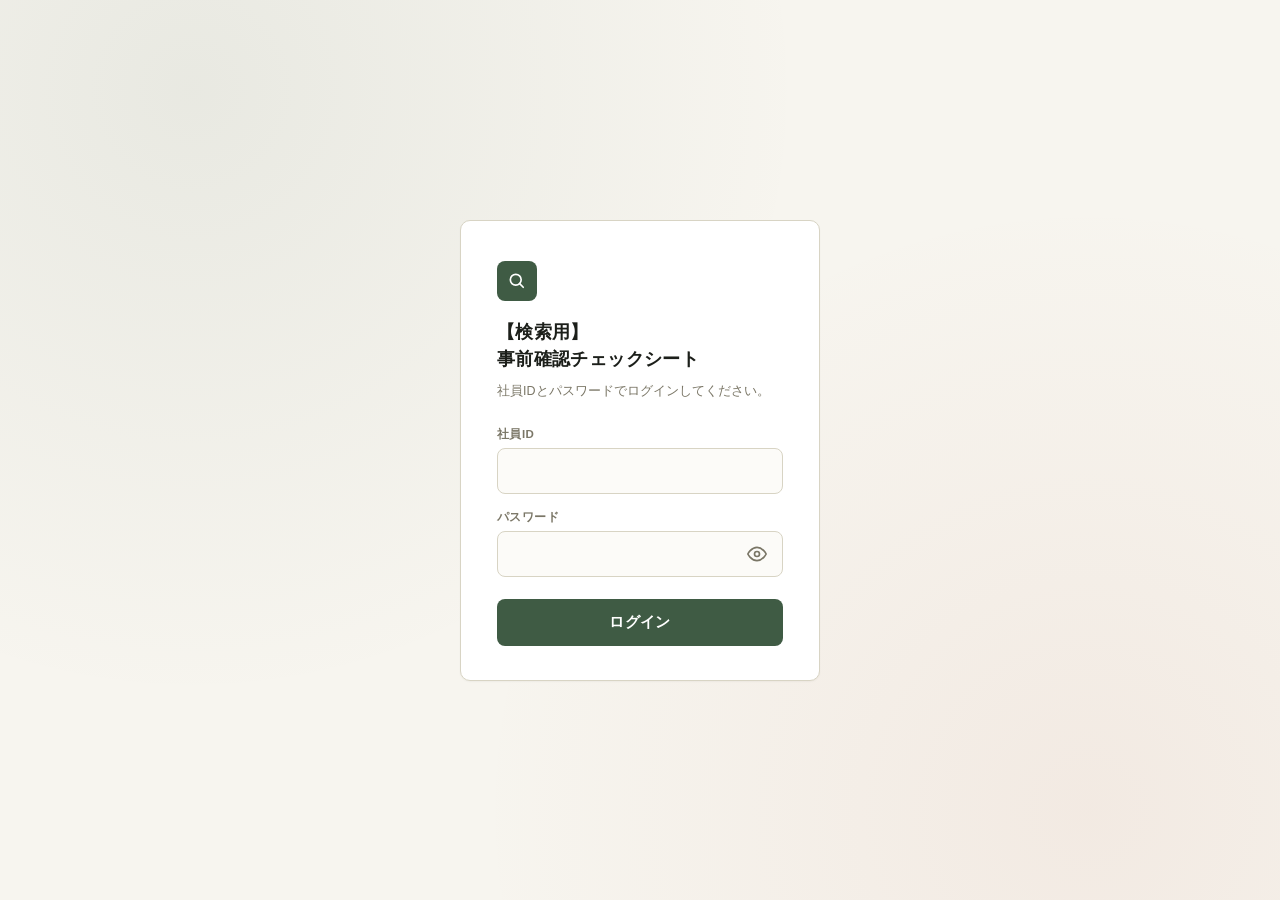
<file: index.html>
<!DOCTYPE html>
<html lang="ja">
<head>
<meta charset="UTF-8">
<meta name="viewport" content="width=device-width, initial-scale=1.0, maximum-scale=1.0">
<title>【検索用】事前確認チェックシート</title>
<style>
  :root{
    --ink:#1c1f1a;
    --paper:#f7f5ef;
    --line:#d8d4c4;
    --moss:#3f5b44;
    --moss-deep:#2c4131;
    --clay:#b5563a;
    --muted:#7a7666;
    --card:#ffffff;
    --danger:#b5563a;
    --radius:10px;
  }
  *{box-sizing:border-box;}
  html,body{margin:0;padding:0;}
  body{
    background:var(--paper);
    color:var(--ink);
    font-family:"Hiragino Sans","Hiragino Kaku Gothic ProN","Yu Gothic",sans-serif;
    -webkit-font-smoothing:antialiased;
    min-height:100vh;
  }
  /* ---------- レイアウト共通 ---------- */
  .screen{
    display:none;
    min-height:100vh;
    flex-direction:column;
  }
  .screen.active{display:flex;}

  /* ---------- ログイン画面 ---------- */
  #loginScreen{
    justify-content:center;
    align-items:center;
    padding:24px;
    background:
      radial-gradient(circle at 15% 10%, rgba(63,91,68,0.08), transparent 45%),
      radial-gradient(circle at 85% 90%, rgba(181,86,58,0.07), transparent 45%),
      var(--paper);
  }
  .login-card{
    width:100%;
    max-width:360px;
    background:var(--card);
    border:1px solid var(--line);
    border-radius:var(--radius);
    padding:32px 26px 28px;
    box-shadow:0 1px 2px rgba(28,31,26,0.04);
  }
  .brand-mark{
    width:40px;height:40px;
    border-radius:8px;
    background:var(--moss);
    display:flex;align-items:center;justify-content:center;
    margin-bottom:18px;
  }
  .brand-mark svg{width:20px;height:20px;}
  .login-card h1{
    font-size:18px;
    font-weight:700;
    margin:0 0 8px;
    letter-spacing:0.02em;
    line-height:1.5;
  }
  .login-card .sub{
    font-size:12.5px;
    color:var(--muted);
    margin:0 0 26px;
    line-height:1.6;
  }
  .field{margin-bottom:16px;}
  .field label{
    display:block;
    font-size:11.5px;
    font-weight:600;
    color:var(--muted);
    letter-spacing:0.04em;
    margin-bottom:6px;
  }
  .field input{
    width:100%;
    padding:13px 14px;
    font-size:16px;
    border:1px solid var(--line);
    border-radius:8px;
    background:#fcfbf8;
    color:var(--ink);
    outline:none;
    transition:border-color .15s;
  }
  .field input:focus{border-color:var(--moss);background:#fff;}
  .pw-wrap{
    position:relative;
    display:flex;
    align-items:center;
  }
  .pw-wrap input{
    flex:1;
    padding-right:46px; /* ボタン分の余白 */
  }
  .pw-toggle{
    position:absolute;
    right:12px;
    background:none;
    border:none;
    cursor:pointer;
    padding:4px;
    color:var(--muted);
    display:flex;
    align-items:center;
    justify-content:center;
    -webkit-tap-highlight-color:transparent;
  }
  .pw-toggle svg{width:20px;height:20px;}
  .btn-primary{
    width:100%;
    padding:14px;
    font-size:15px;
    font-weight:700;
    letter-spacing:0.03em;
    color:#fff;
    background:var(--moss);
    border:none;
    border-radius:8px;
    cursor:pointer;
    margin-top:6px;
    transition:background .15s, transform .1s;
  }
  .btn-primary:active{transform:scale(0.98);}
  .btn-primary:disabled{background:#a9a397;cursor:default;}
  .login-error{
    display:none;
    background:#fbeae5;
    color:var(--danger);
    font-size:12.5px;
    padding:10px 12px;
    border-radius:7px;
    margin-bottom:16px;
    line-height:1.5;
  }
  .login-error.show{display:block;}

  /* ---------- 検索画面ヘッダー ---------- */
  .app-header{
    position:sticky;top:0;z-index:10;
    background:var(--moss-deep);
    color:#fff;
    padding:12px 14px;
    display:flex;
    align-items:center;
    justify-content:space-between;
    gap:8px;
  }
  .app-header .title-group{
    display:flex;
    align-items:center;
    gap:8px;
    min-width:0;
  }
  .app-header .brand-mark{flex-shrink:0;}
  .app-header .title-text{min-width:0;}
  .app-header h2{
    font-size:13px;
    font-weight:700;
    margin:0;
    letter-spacing:0.01em;
    line-height:1.4;
    overflow:hidden;
    text-overflow:ellipsis;
    white-space:nowrap;
  }
  .app-header .staff-name{
    font-size:11px;
    opacity:0.75;
    margin-top:1px;
  }
  .logout-btn{
    background:rgba(255,255,255,0.12);
    border:none;
    color:#fff;
    font-size:12px;
    padding:7px 10px;
    border-radius:6px;
    cursor:pointer;
    flex-shrink:0;
    white-space:nowrap;
  }

  /* ---------- 検索フォームエリア ---------- */
  .search-panel{
    background:var(--card);
    border-bottom:1px solid var(--line);
    padding:14px 16px 16px;
  }
  .keyword-row{
    display:flex;
    gap:8px;
  }
  .keyword-row input{
    flex:1;
    min-width:0;
    padding:12px 14px;
    font-size:15px;
    border:1px solid var(--line);
    border-radius:8px;
    outline:none;
    background:#fcfbf8;
  }
  .keyword-row input:focus{border-color:var(--moss);background:#fff;}
  .btn-search{
    flex-shrink:0;
    padding:12px 20px;
    background:var(--moss);
    color:#fff;
    border:none;
    border-radius:8px;
    font-size:14px;
    font-weight:700;
    cursor:pointer;
  }

  /* ---------- 結果リスト ---------- */
  .result-meta{
    padding:12px 16px 6px;
    font-size:12px;
    color:var(--muted);
    line-height:1.7;
  }
  .result-meta .count{
    font-weight:700;
    color:var(--ink);
  }
  .result-meta .order-note{
    display:block;
    font-size:11.5px;
    color:var(--muted);
  }
  .pagination{
    display:flex;
    justify-content:center;
    align-items:center;
    gap:6px;
    flex-wrap:wrap;
    padding:10px 16px;
  }
  .pagination:empty{display:none;padding:0;}
  .page-btn{
    min-width:32px;
    height:32px;
    padding:0 8px;
    border:1px solid var(--line);
    background:#fff;
    color:var(--ink);
    border-radius:6px;
    font-size:13px;
    cursor:pointer;
  }
  .page-btn.active{
    background:var(--moss);
    border-color:var(--moss);
    color:#fff;
    font-weight:700;
  }
  .page-btn:disabled{
    opacity:0.35;
    cursor:default;
  }
  .page-ellipsis{
    color:var(--muted);
    font-size:13px;
    padding:0 2px;
  }
  .result-list{
    flex:1;
    padding:6px 12px 24px;
    display:flex;
    flex-direction:column;
    gap:8px;
  }
  .result-card{
    background:var(--card);
    border:1px solid var(--line);
    border-radius:9px;
    padding:14px 15px;
  }
  .result-card .store{
    font-size:18px;
    font-weight:800;
    color:var(--moss-deep);
    margin-bottom:8px;
    padding-bottom:8px;
    border-bottom:2px solid var(--moss);
  }
  .result-card .info-row{
    display:flex;
    padding:5px 0;
    font-size:13px;
    gap:10px;
  }
  .result-card .info-row .k{
    width:38%;
    flex-shrink:0;
    color:var(--muted);
    font-size:12px;
    padding-top:1px;
  }
  .result-card .info-row .v{
    flex:1;
    color:var(--ink);
    line-height:1.6;
    white-space:pre-wrap;
    word-break:break-word;
  }
  .result-card .info-row.claim .v{
    color:var(--danger);
    font-weight:600;
  }
  .result-card .info-row.empty .v{
    color:#b8b4a6;
  }
  .empty-state{
    text-align:center;
    padding:60px 24px;
    color:var(--muted);
  }
  .empty-state .icon{font-size:34px;margin-bottom:10px;opacity:0.5;}
  .empty-state p{font-size:13.5px;line-height:1.7;margin:0;}
  .loading-state{
    text-align:center;
    padding:50px 24px;
    color:var(--muted);
    font-size:13px;
  }
  .spinner{
    width:22px;height:22px;
    border:2.5px solid var(--line);
    border-top-color:var(--moss);
    border-radius:50%;
    margin:0 auto 12px;
    animation:spin .7s linear infinite;
  }
  @keyframes spin{to{transform:rotate(360deg);}}

  @media (min-width:520px){
    .login-card{padding:40px 36px 34px;}
  }
</style>
</head>
<body>

<!-- ============ ログイン画面 ============ -->
<div id="loginScreen" class="screen active">
  <div class="login-card">
    <div class="brand-mark">
      <svg viewBox="0 0 24 24" fill="none" xmlns="http://www.w3.org/2000/svg">
        <circle cx="10.5" cy="10.5" r="6.5" stroke="white" stroke-width="2"/>
        <path d="M19.5 19.5L15.2 15.2" stroke="white" stroke-width="2" stroke-linecap="round"/>
      </svg>
    </div>
    <h1>【検索用】<br>事前確認チェックシート</h1>
    <p class="sub">社員IDとパスワードでログインしてください。</p>

    <div id="loginError" class="login-error"></div>

    <form id="loginForm">
      <div class="field">
        <label for="staffId">社員ID</label>
        <input type="text" id="staffId" autocomplete="username" inputmode="text" required>
      </div>
      <div class="field">
        <label for="staffPw">パスワード</label>
        <div class="pw-wrap">
          <input type="password" id="staffPw" autocomplete="current-password" required>
          <button type="button" class="pw-toggle" id="pwToggle" aria-label="パスワードを表示">
            <!-- 目アイコン（非表示状態） -->
            <svg id="iconEye" viewBox="0 0 24 24" fill="none" xmlns="http://www.w3.org/2000/svg">
              <path d="M1 12C1 12 5 4 12 4C19 4 23 12 23 12C23 12 19 20 12 20C5 20 1 12 1 12Z" stroke="currentColor" stroke-width="2" stroke-linecap="round" stroke-linejoin="round"/>
              <circle cx="12" cy="12" r="3" stroke="currentColor" stroke-width="2"/>
            </svg>
            <!-- 目に斜線アイコン（表示状態） -->
            <svg id="iconEyeOff" viewBox="0 0 24 24" fill="none" xmlns="http://www.w3.org/2000/svg" style="display:none;">
              <path d="M17.94 17.94A10.07 10.07 0 0112 20C5 20 1 12 1 12A18.45 18.45 0 015.06 5.06M9.9 4.24A9.12 9.12 0 0112 4C19 4 23 12 23 12A18.5 18.5 0 0120.38 16M3 3L21 21" stroke="currentColor" stroke-width="2" stroke-linecap="round"/>
            </svg>
          </button>
        </div>
      </div>
      <button type="submit" class="btn-primary" id="loginBtn">ログイン</button>
    </form>
  </div>
</div>

<!-- ============ 検索画面 ============ -->
<div id="searchScreen" class="screen">
  <div class="app-header">
    <div class="title-group">
      <div class="brand-mark" style="width:30px;height:30px;">
        <svg viewBox="0 0 24 24" fill="none" xmlns="http://www.w3.org/2000/svg" style="width:16px;height:16px;">
          <circle cx="10.5" cy="10.5" r="6.5" stroke="white" stroke-width="2"/>
          <path d="M19.5 19.5L15.2 15.2" stroke="white" stroke-width="2" stroke-linecap="round"/>
        </svg>
      </div>
      <div class="title-text">
        <h2>【検索用】事前確認チェックシート</h2>
        <div class="staff-name" id="staffNameLabel"></div>
      </div>
    </div>
    <button class="logout-btn" id="logoutBtn">ログアウト</button>
  </div>

  <div class="search-panel">
    <div class="keyword-row">
      <input type="text" id="keywordInput" placeholder="店舗名・担当者名などで検索（スペース区切りでAND検索）">
      <button class="btn-search" id="execSearchBtn">検索</button>
    </div>
  </div>

  <div class="result-meta" id="resultMeta"></div>
  <div class="pagination" id="paginationTop"></div>
  <div class="result-list" id="resultList"></div>
  <div class="pagination" id="paginationBottom"></div>
</div>

<script>
/* =========================================================
   設定：ここにGASのウェブアプリURLを貼り付けてください
   ========================================================= */
const GAS_API_URL = 'https://script.google.com/macros/s/AKfycbwZqydB_UR6Rv7UFGIJ-cvVACknVJ4XVwwwVIgKkufjwHpxJXHR20a22BVMOyCXHHigKg/exec';

/* ---------------- 状態管理 ---------------- */
let state = {
  token: localStorage.getItem('eventSearchToken') || null,
  staffName: localStorage.getItem('eventSearchStaffName') || '',
  results: [],
  currentPage: 1
};

const $ = (id) => document.getElementById(id);

/* ---------------- 初期化 ---------------- */
window.addEventListener('DOMContentLoaded', () => {
  if (state.token) {
    showSearchScreen();
  }
});

/* ---------------- API呼び出し共通 ---------------- */
async function callApi(payload) {
  const res = await fetch(GAS_API_URL, {
    method: 'POST',
    body: JSON.stringify(payload)
  });
  const data = await res.json();
  if (data.sessionExpired) {
    alert('セッションの有効期限が切れました。再度ログインしてください。');
    doLogout();
    throw new Error('session expired');
  }
  return data;
}

/* ---------------- ログイン ---------------- */
$('loginForm').addEventListener('submit', async (e) => {
  e.preventDefault();
  const staffId = $('staffId').value.trim();
  const password = $('staffPw').value;
  const errBox = $('loginError');
  const btn = $('loginBtn');

  errBox.classList.remove('show');
  btn.disabled = true;
  btn.textContent = 'ログイン中...';

  try {
    const data = await callApi({ action: 'login', staffId, password });
    if (data.success) {
      state.token = data.token;
      state.staffName = data.staffName || '';
      localStorage.setItem('eventSearchToken', state.token);
      localStorage.setItem('eventSearchStaffName', state.staffName);
      showSearchScreen();
    } else {
      errBox.textContent = data.message || 'ログインに失敗しました。';
      errBox.classList.add('show');
    }
  } catch (err) {
    errBox.textContent = '通信エラーが発生しました。時間をおいて再度お試しください。';
    errBox.classList.add('show');
  } finally {
    btn.disabled = false;
    btn.textContent = 'ログイン';
  }
});

/* ---------------- パスワード表示切り替え ---------------- */
$('pwToggle').addEventListener('click', () => {
  const input = $('staffPw');
  const isHidden = input.type === 'password';
  input.type = isHidden ? 'text' : 'password';
  $('iconEye').style.display = isHidden ? 'none' : '';
  $('iconEyeOff').style.display = isHidden ? '' : 'none';
});

/* ---------------- キーボード表示時にPW欄が隠れないようにする ---------------- */
// iOSのSafariではvisualViewportでキーボード高さを検知できる
if (window.visualViewport) {
  window.visualViewport.addEventListener('resize', () => {
    const loginScreen = $('loginScreen');
    if (!loginScreen.classList.contains('active')) return;
    const viewportHeight = window.visualViewport.height;
    const focused = document.activeElement;
    if (!focused || (focused.id !== 'staffId' && focused.id !== 'staffPw')) return;
    // フォーカスした要素の下端がビューポートに入るよう、少し上にスクロール
    setTimeout(() => {
      focused.scrollIntoView({ behavior: 'smooth', block: 'center' });
    }, 100);
  });
}

function doLogout() {
  state.token = null;
  localStorage.removeItem('eventSearchToken');
  localStorage.removeItem('eventSearchStaffName');
  $('searchScreen').classList.remove('active');
  $('loginScreen').classList.add('active');
  $('staffId').value = '';
  $('staffPw').value = '';
  // パスワードを非表示状態に戻す
  $('staffPw').type = 'password';
  $('iconEye').style.display = '';
  $('iconEyeOff').style.display = 'none';
}
$('logoutBtn').addEventListener('click', doLogout);

/* ---------------- 検索画面表示 ---------------- */
async function showSearchScreen() {
  $('loginScreen').classList.remove('active');
  $('searchScreen').classList.add('active');
  $('staffNameLabel').textContent = state.staffName ? state.staffName + ' さん' : '';
  scrollSearchScreenToTop();
  await doSearch();
}

$('execSearchBtn').addEventListener('click', doSearch);

/* キーワード入力はEnterで検索 */
$('keywordInput').addEventListener('keydown', (e) => {
  if (e.key === 'Enter') doSearch();
});

/* ---------------- 検索実行 ---------------- */
let searchSeq = 0;
async function doSearch() {
  const mySeq = ++searchSeq;
  const listEl = $('resultList');
  const metaEl = $('resultMeta');

  listEl.innerHTML = `<div class="loading-state"><div class="spinner"></div>検索しています...</div>`;
  metaEl.innerHTML = '';
  $('paginationTop').innerHTML = '';
  $('paginationBottom').innerHTML = '';

  const keyword = $('keywordInput').value.trim();

  try {
    const data = await callApi({ action: 'search', token: state.token, keyword });
    if (mySeq !== searchSeq) return; // 古いリクエストの結果は破棄

    if (!data.success) {
      listEl.innerHTML = `<div class="empty-state"><div class="icon">⚠️</div><p>${escapeHtml(data.message || '検索に失敗しました。')}</p></div>`;
      return;
    }

    state.results = data.results;
    renderResults(data, 1);
  } catch (err) {
    if (mySeq !== searchSeq) return;
    listEl.innerHTML = `<div class="empty-state"><div class="icon">⚠️</div><p>通信エラーが発生しました。時間をおいて再度お試しください。</p></div>`;
  }
}

/* 一覧カードに表示する項目（この並び順で表示） */
const CARD_FIELDS = [
  { key: 'レコード番号', label: 'レコード番号' },
  { key: 'スーパー店長名', label: 'スーパー店長の名前' },
  { key: '初日の対応者', label: '初日の対応者（催事責任者）' },
  { key: '過去のクレーム事案', label: '過去のクレーム事案（注意事項）', claim: true },
  { key: 'その他備考', label: 'その他備考（例：搬入時間、場所など）' }
];

const PAGE_SIZE = 10;

function renderResults(data, page) {
  const listEl = $('resultList');
  const metaEl = $('resultMeta');
  const topEl = $('paginationTop');
  const bottomEl = $('paginationBottom');

  if (data.results.length === 0) {
    metaEl.innerHTML = '';
    listEl.innerHTML = `<div class="empty-state"><div class="icon">🔍</div><p>該当する記録が見つかりませんでした。<br>条件を変えて再度検索してください。</p></div>`;
    topEl.innerHTML = '';
    bottomEl.innerHTML = '';
    return;
  }

  const totalCount = data.results.length;
  const totalPages = Math.max(1, Math.ceil(totalCount / PAGE_SIZE));
  state.currentPage = Math.min(Math.max(1, page || 1), totalPages);

  let metaText = `<span class="count">${data.count}件 ヒット</span>`;
  if (data.truncated) metaText += `（上位200件を表示中。検索ワードを増やして対象を減らしてください）`;
  metaText += `<span class="order-note">検索結果は新着順（最新→過去）です。</span>`;
  metaEl.innerHTML = metaText;

  const startIdx = (state.currentPage - 1) * PAGE_SIZE;
  const pageItems = data.results.slice(startIdx, startIdx + PAGE_SIZE);

  listEl.innerHTML = pageItems.map((item) => {
    const rows = CARD_FIELDS.map(f => {
      const raw = item[f.key];
      const hasValue = raw !== undefined && raw !== null && String(raw).trim() !== '';
      const cls = f.claim && hasValue ? 'claim' : (!hasValue ? 'empty' : '');
      const valueText = hasValue ? escapeHtml(String(raw)) : 'なし';
      return `
        <div class="info-row ${cls}">
          <div class="k">${escapeHtml(f.label)}</div>
          <div class="v">${valueText}</div>
        </div>`;
    }).join('');

    return `
      <div class="result-card">
        <div class="store">${escapeHtml(item['店舗名'] || '（店舗名未記入）')}</div>
        ${rows}
      </div>
    `;
  }).join('');

  const paginationHtml = buildPaginationHtml(state.currentPage, totalPages);
  topEl.innerHTML = paginationHtml;
  bottomEl.innerHTML = paginationHtml;

  [topEl, bottomEl].forEach(el => {
    el.querySelectorAll('.page-btn[data-page]').forEach(btn => {
      btn.addEventListener('click', () => {
        const targetPage = parseInt(btn.dataset.page, 10);
        renderResults(data, targetPage);
        scrollSearchScreenToTop();
      });
    });
  });
}

/* ページネーションのHTMLを組み立てる（先頭・末尾固定＋現在地周辺のみ表示） */
function buildPaginationHtml(current, total) {
  if (total <= 1) return '';

  const pages = new Set();
  pages.add(1);
  pages.add(total);
  for (let p = current - 1; p <= current + 1; p++) {
    if (p >= 1 && p <= total) pages.add(p);
  }
  const sorted = Array.from(pages).sort((a, b) => a - b);

  let html = `<button class="page-btn" data-page="${current - 1}" ${current === 1 ? 'disabled' : ''}>‹</button>`;

  let prev = 0;
  sorted.forEach(p => {
    if (prev && p - prev > 1) {
      html += `<span class="page-ellipsis">…</span>`;
    }
    html += `<button class="page-btn ${p === current ? 'active' : ''}" data-page="${p}">${p}</button>`;
    prev = p;
  });

  html += `<button class="page-btn" data-page="${current + 1}" ${current === total ? 'disabled' : ''}>›</button>`;
  return html;
}

/* 検索画面の先頭にスクロール（ページ遷移時に使用） */
function scrollSearchScreenToTop() {
  window.scrollTo({ top: 0, behavior: 'instant' in document.documentElement.style ? 'instant' : 'auto' });
  const screenEl = $('searchScreen');
  if (screenEl) screenEl.scrollTop = 0;
}

/* ---------------- ユーティリティ ---------------- */
function escapeHtml(str) {
  return String(str)
    .replace(/&/g, '&amp;')
    .replace(/</g, '&lt;')
    .replace(/>/g, '&gt;')
    .replace(/"/g, '&quot;');
}
</script>
</body>
</html>
</file>
